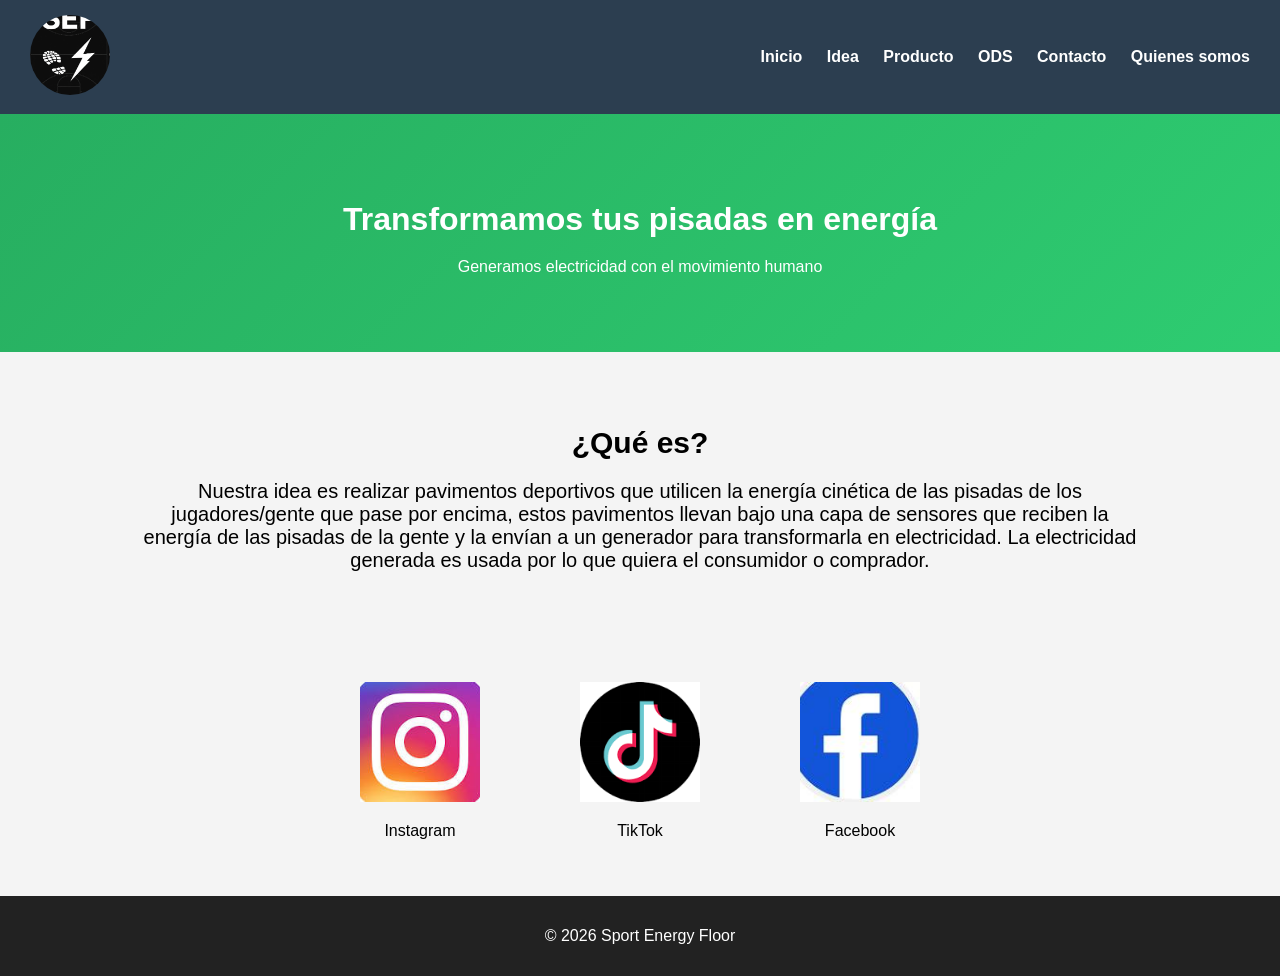
<file: index.html>
<!DOCTYPE html>
<html lang="ca">
<head>
<meta charset="UTF-8">
<title>Sport Energy Floor</title>
<link rel="stylesheet" href="style.css">
</head>

<body>

<header class="header">
  <div class="logo">
    <img src="images/logo.png" alt="Logo">
  </div>

  <nav>
    <a href="index.html">Inicio</a>
    <a href="idea.html">Idea</a>
    <a href="producte.html">Producto</a>
    <a href="ods.html">ODS</a>
    <a href="contacte.html">Contacto</a>
    <a href="quienes somos.html">Quienes somos</a>
  </nav>
</header>


    
   <section class="hero">
  <h1>Transformamos tus pisadas en energía</h1>
  <p>Generamos electricidad con el movimiento humano</p>
</section>

<section class="section">
    <h2>¿Qué es?</h2>
    <p>
     
    <p style="font-size: 20px;">
  Nuestra idea es realizar pavimentos deportivos que utilicen la energía cinética de las pisadas de los jugadores/gente que pase por encima, estos pavimentos llevan bajo una capa de sensores que reciben la energía de las pisadas de la gente y la envían a un generador para transformarla en electricidad. La electricidad generada es usada por lo que quiera el consumidor o comprador.
 </p>
</section>

<div class="redes">
  
  <div class="red">
    <a href="https://www.instagram.com/sportenergyfloors?igsh=d2tkenk0ZG5paW95" target="_blank">
      <img src="images/insta.png" alt="Instagram">
    </a>
    <p>Instagram</p>
  </div>

  <div class="red">
    <a href="https://www.tiktok.com/@alex_152203?_r=1&_t=ZN-95a6yddjzjK" target="_blank">
      <img src="images/tik tok.png" alt="TikTok">
    </a>
    <p>TikTok</p>
  </div>

  <div class="red">
    <a href="https://www.facebook.com/share/1RBkMiEf4d/?mibextid=wwXIfr" target="_blank">
      <img src="images/facebook.png" alt="Facebook">
    </a>
    <p>Facebook</p>
  </div>

</div>
    
    
</section>

<footer>
    <p>© 2026 Sport Energy Floor</p>
</footer>

</body>
</html>
</file>
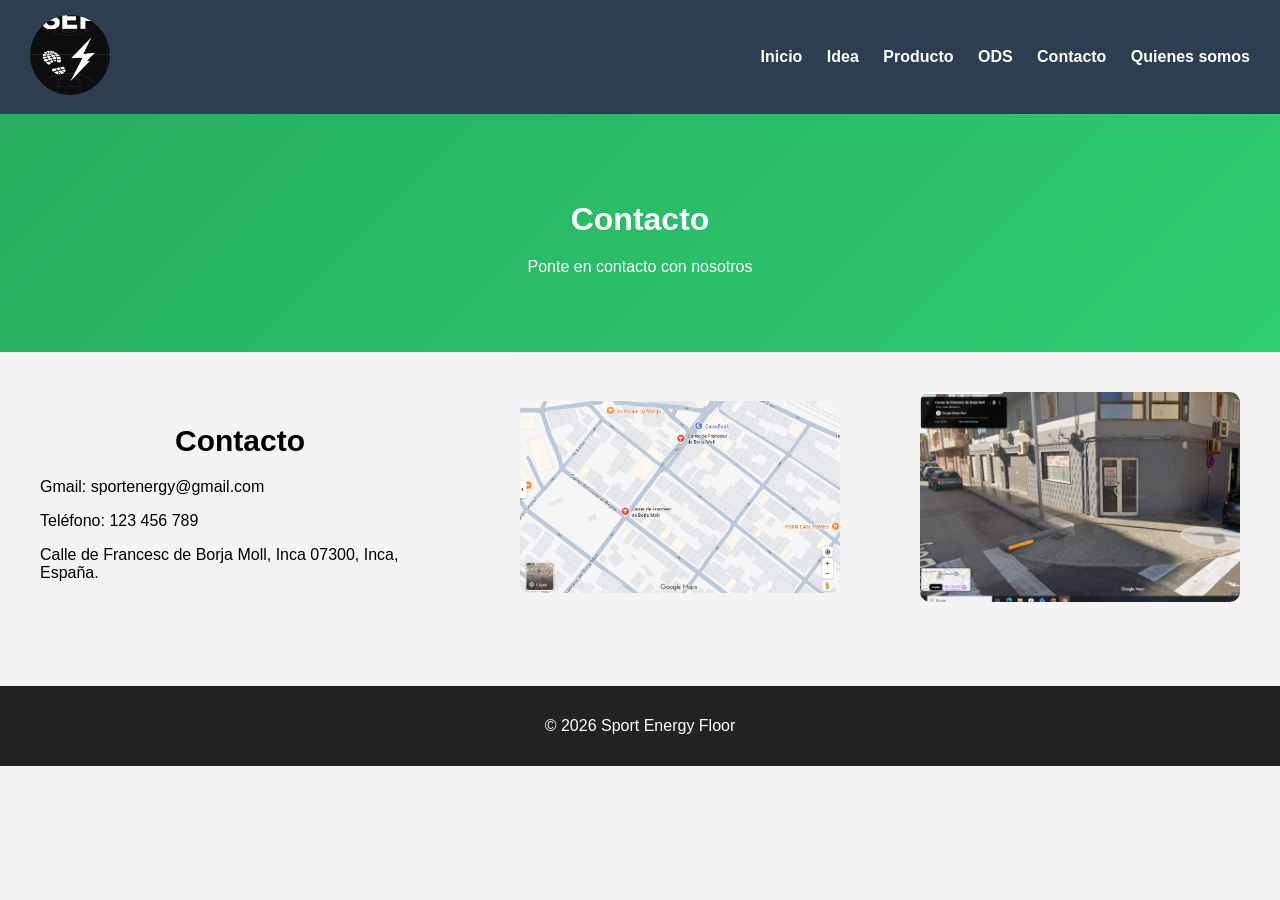
<file: contacte.html>
<!DOCTYPE html>
<html lang="ca">
<head>
<meta charset="UTF-8">
<title>Contacte</title>
<link rel="stylesheet" href="style.css">
</head>

<body>

<header class="header">
  <div class="logo">
    <img src="images/logo.png" alt="Logo">
  </div>

  <nav>
    <a href="index.html">Inicio</a>
    <a href="idea.html">Idea</a>
    <a href="producte.html">Producto</a>
    <a href="ods.html">ODS</a>
    <a href="contacte.html">Contacto</a>
    <a href="quienes somos.html">Quienes somos</a>
  </nav>
</header>
<section class="hero">
    <h1>Contacto</h1>
    <p>Ponte en contacto con nosotros</p>
</section>


<div class="contacto-container">

  <div class="contacto-texto">
    <h2>Contacto</h2>
    <p>Gmail: sportenergy@gmail.com</p>
    <p>Teléfono: 123 456 789</p>
    <p>Calle de Francesc de Borja Moll, Inca 07300, Inca, España.</p>
  </div>

  <div class="contacto-mapa">
    <img src="images/mapa.png" alt="Ubicación">
  </div>
<div class="contacto-mapa">
    <img src="images/casa.png" alt="Ubicación">
  </div>
</div>

<footer>
<p>© 2026 Sport Energy Floor</p>
</footer>

</body>
</html>
</file>
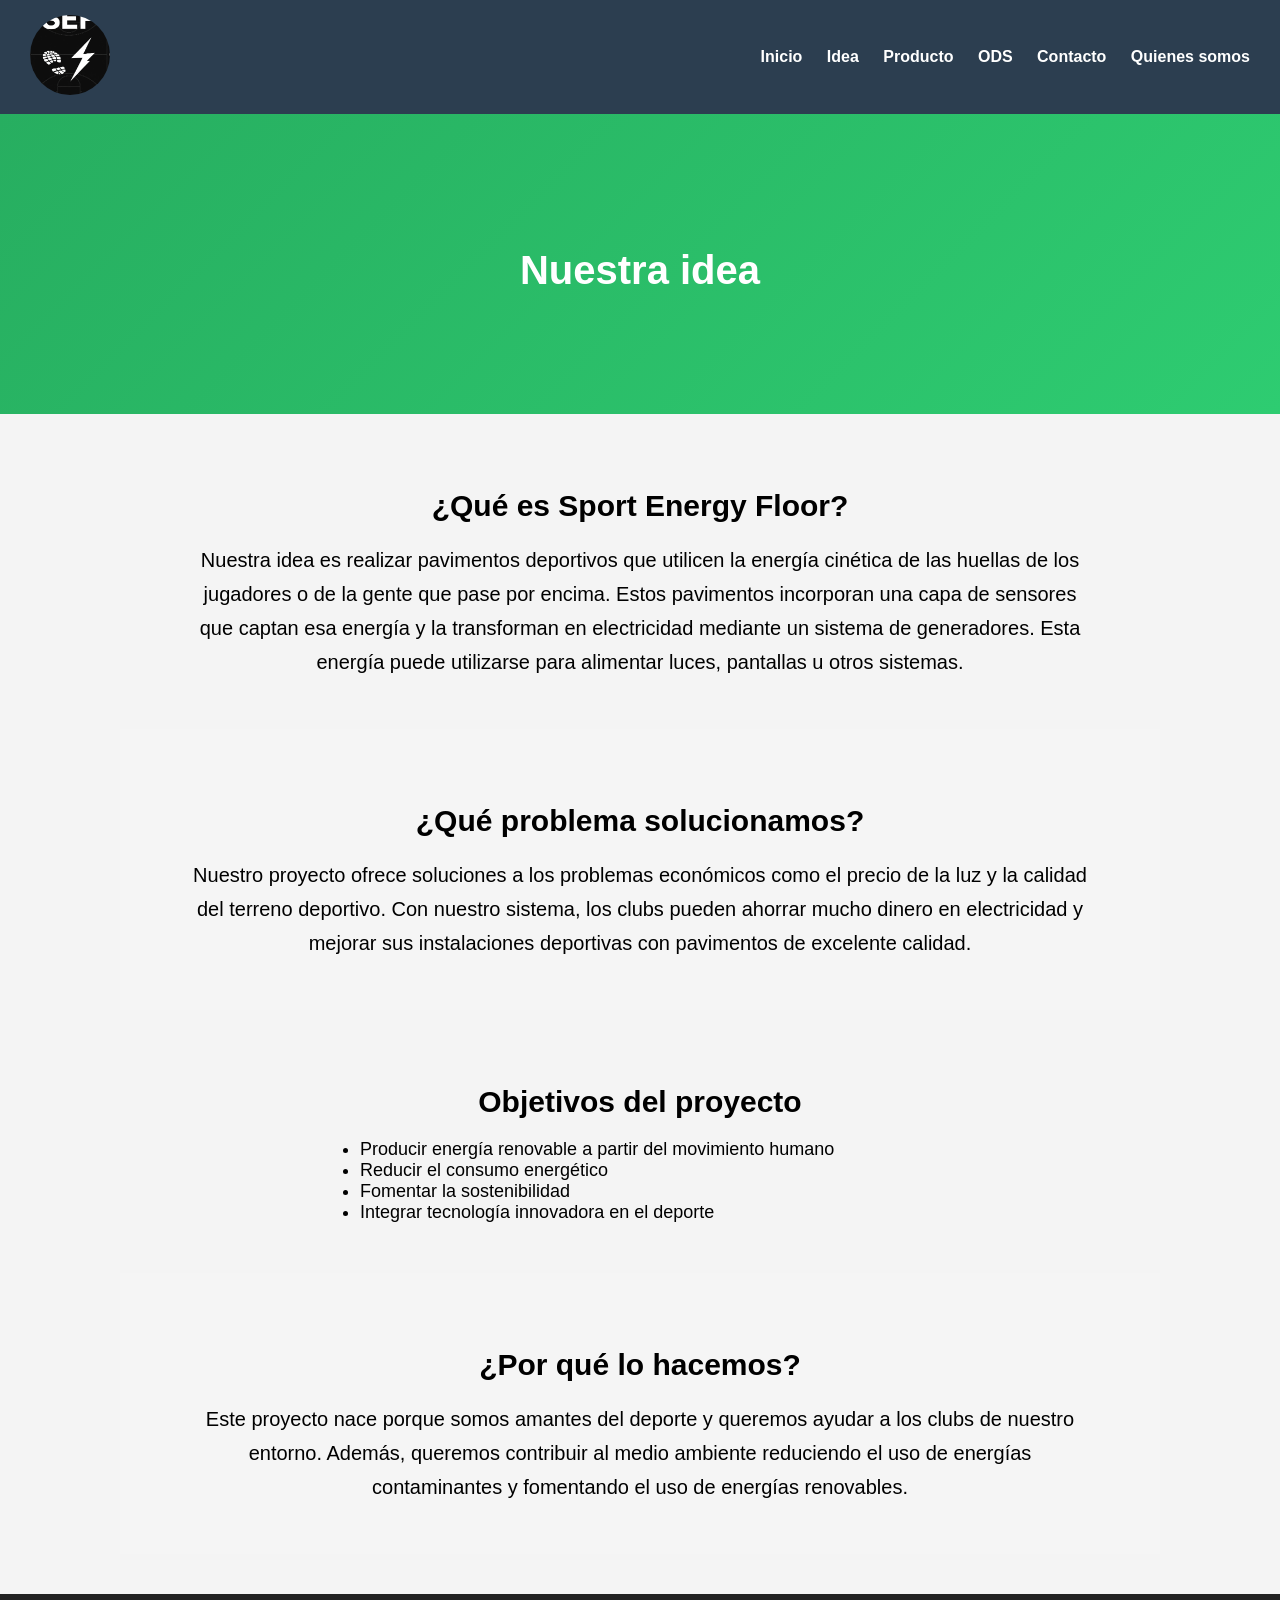
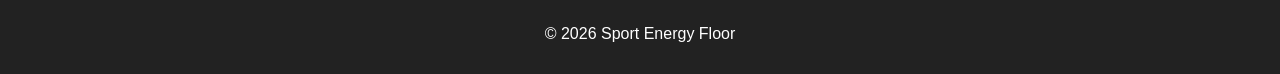
<file: idea.html>
<!DOCTYPE html>
<html lang="ca">
<head>
<meta charset="UTF-8">
<title>Idea - Sport Energy Floor</title>
<link rel="stylesheet" href="style.css">
</head>

<body>

<header class="header">
  <div class="logo">
    <img src="images/logo.png" alt="Logo">
  </div>

  <nav>
    <a href="index.html">Inicio</a>
    <a href="idea.html">Idea</a>
    <a href="producte.html">Producto</a>
    <a href="ods.html">ODS</a>
    <a href="contacte.html">Contacto</a>
    <a href="quienes somos.html">Quienes somos</a>
  </nav>
</header>

<!-- HERO -->
<section class="hero-idea">
    <h1>Nuestra idea</h1>
</section>

<!-- IDEA PRINCIPAL -->
<section class="section">

    <h2>¿Qué es Sport Energy Floor?</h2>

    <p class="texto">
      Nuestra idea es realizar pavimentos deportivos que utilicen la energía cinética de las huellas de los jugadores o de la gente que pase por encima. Estos pavimentos incorporan una capa de sensores que captan esa energía y la transforman en electricidad mediante un sistema de generadores. Esta energía puede utilizarse para alimentar luces, pantallas u otros sistemas.

</section>

<!-- PROBLEMA -->
<section class="section gris">

    <h2>¿Qué problema solucionamos?</h2>

    <p class="texto">
       Nuestro proyecto ofrece soluciones a los problemas económicos como el precio de la luz y la calidad del terreno deportivo. Con nuestro sistema, los clubs pueden ahorrar mucho dinero en electricidad y mejorar sus instalaciones deportivas con pavimentos de excelente calidad.

</section>

<!-- OBJECTIUS -->
<section class="section">

    <h2>Objetivos del proyecto</h2>

    <ul class="lista">
        <li>Producir energía renovable a partir del movimiento humano</li>
        <li>Reducir el consumo energético</li>
        <li>Fomentar la sostenibilidad</li>
        <li>Integrar tecnología innovadora en el deporte</li>
    </ul>

</section>

<!-- MOTIVACIÓ -->
<section class="section gris">

    <h2>¿Por qué lo hacemos?</h2>

    <p class="texto">
        Este proyecto nace porque somos amantes del deporte y queremos ayudar a los clubs de nuestro entorno. Además, queremos contribuir al medio ambiente reduciendo el uso de energías contaminantes y fomentando el uso de energías renovables.
    </p>

</section>

<footer>
    <p>© 2026 Sport Energy Floor</p>
</footer>

</body>
</html>
</file>
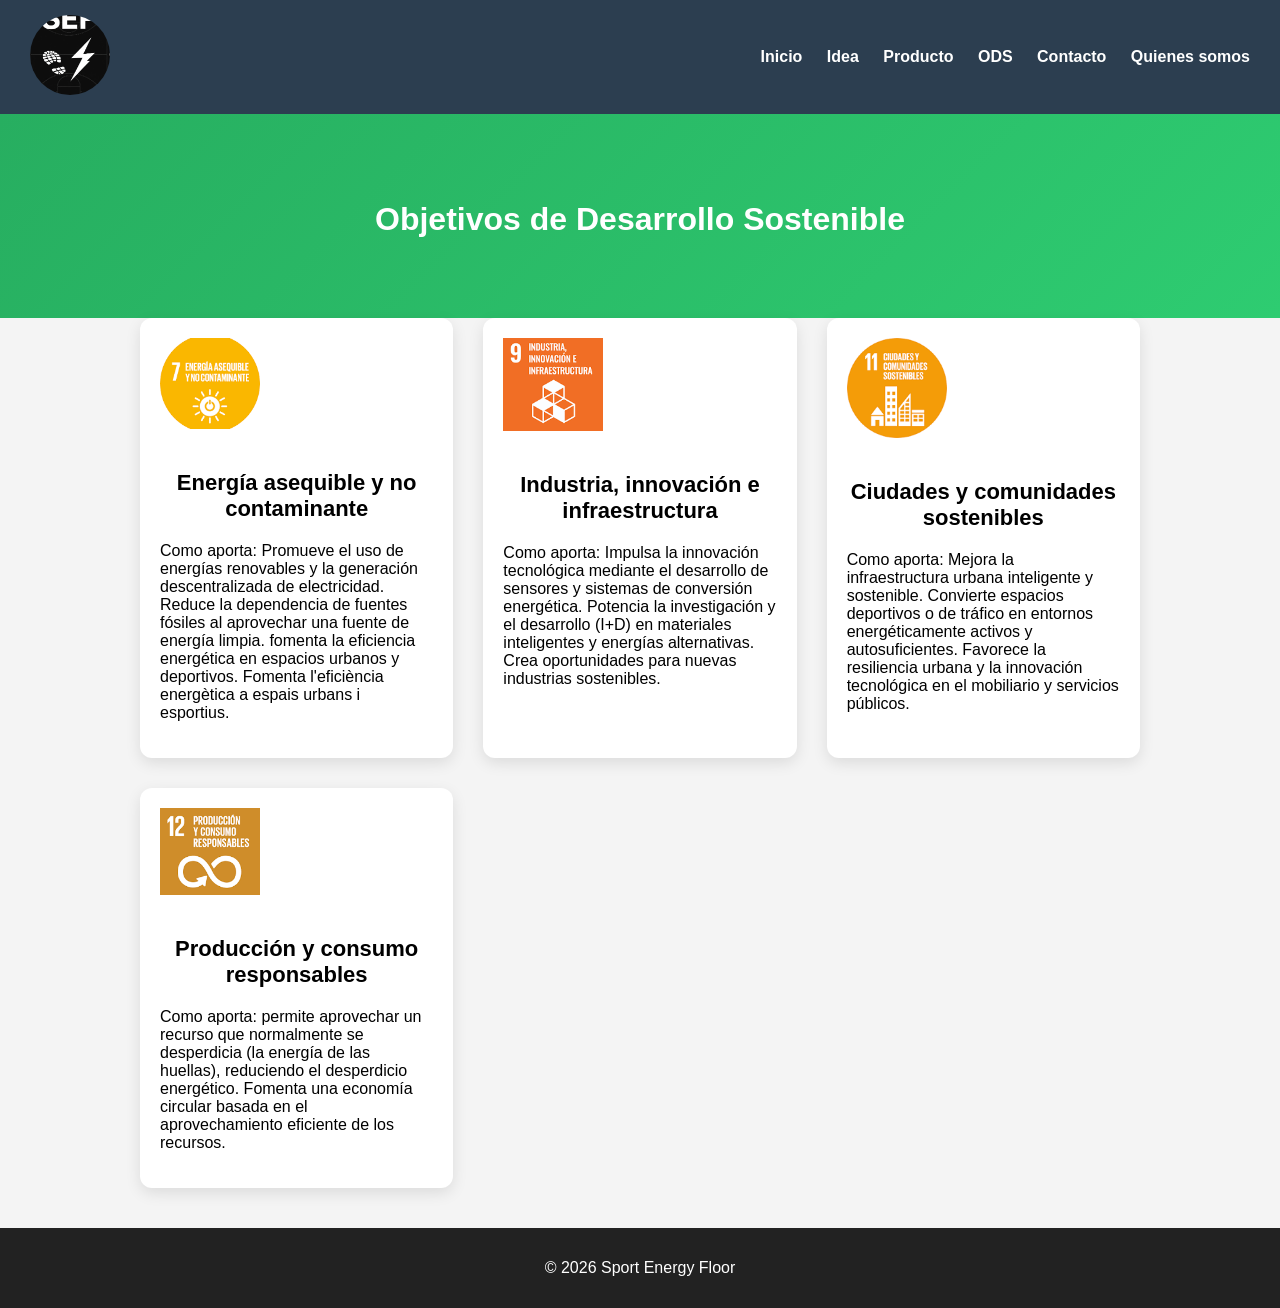
<file: ods.html>
<!DOCTYPE html>
<html lang="ca">
<head>
  <meta charset="UTF-8">
  <title>ODS - Sport Energy Floor</title>
  <link rel="stylesheet" href="style.css">
</head>

<header class="header">
  <div class="logo">
    <img src="images/logo.png" alt="Logo">
  </div>

  <nav>
    <a href="index.html">Inicio</a>
    <a href="idea.html">Idea</a>
    <a href="producte.html">Producto</a>
    <a href="ods.html">ODS</a>
    <a href="contacte.html">Contacto</a>
    <a href="quienes somos.html">Quienes somos</a>
  </nav>
</header>

</header>
<section class="hero">
  <h1>Objetivos de Desarrollo Sostenible</h1>
</section>
<body>



  <div class="ods-container">

    <div class="ods-card">
      <img src="images/ods7.png">
      <h3>Energía asequible y no contaminante
</h3>
      <p>Como aporta:
Promueve el uso de energías renovables y la generación descentralizada de electricidad. Reduce la dependencia de fuentes fósiles al aprovechar una fuente de energía limpia. fomenta la eficiencia energética en espacios urbanos y deportivos.                Fomenta l'eficiència energètica a espais urbans i esportius.

</p>
    </div>

    <div class="ods-card">
      <img src="images/ods9.png">
      <h3>Industria, innovación e infraestructura
</h3>
      <p>Como aporta:
Impulsa la innovación tecnológica mediante el desarrollo de sensores y sistemas de conversión energética. Potencia la investigación y el desarrollo (I+D) en materiales inteligentes y energías alternativas. Crea oportunidades para nuevas industrias sostenibles.
    </div>

    <div class="ods-card">
      <img src="images/ods11.png">
      <h3>Ciudades y comunidades sostenibles
</h3>
      <p>Como aporta:
Mejora la infraestructura urbana inteligente y sostenible. Convierte espacios deportivos o de tráfico en entornos energéticamente activos y autosuficientes. Favorece la resiliencia urbana y la innovación tecnológica en el mobiliario y servicios públicos.

</p>
    </div>

    <div class="ods-card">
      <img src="images/ods12.png">
      <h3>Producción y consumo responsables
</h3>
      <p>Como aporta:
permite aprovechar un recurso que normalmente se desperdicia (la energía de las huellas), reduciendo el desperdicio energético. Fomenta una economía circular basada en el aprovechamiento eficiente de los recursos.

</p>
    </div>

  </div>

   
                    
<footer>
<p>© 2026 Sport Energy Floor</p>
</footer>

</body>
</html>
</file>
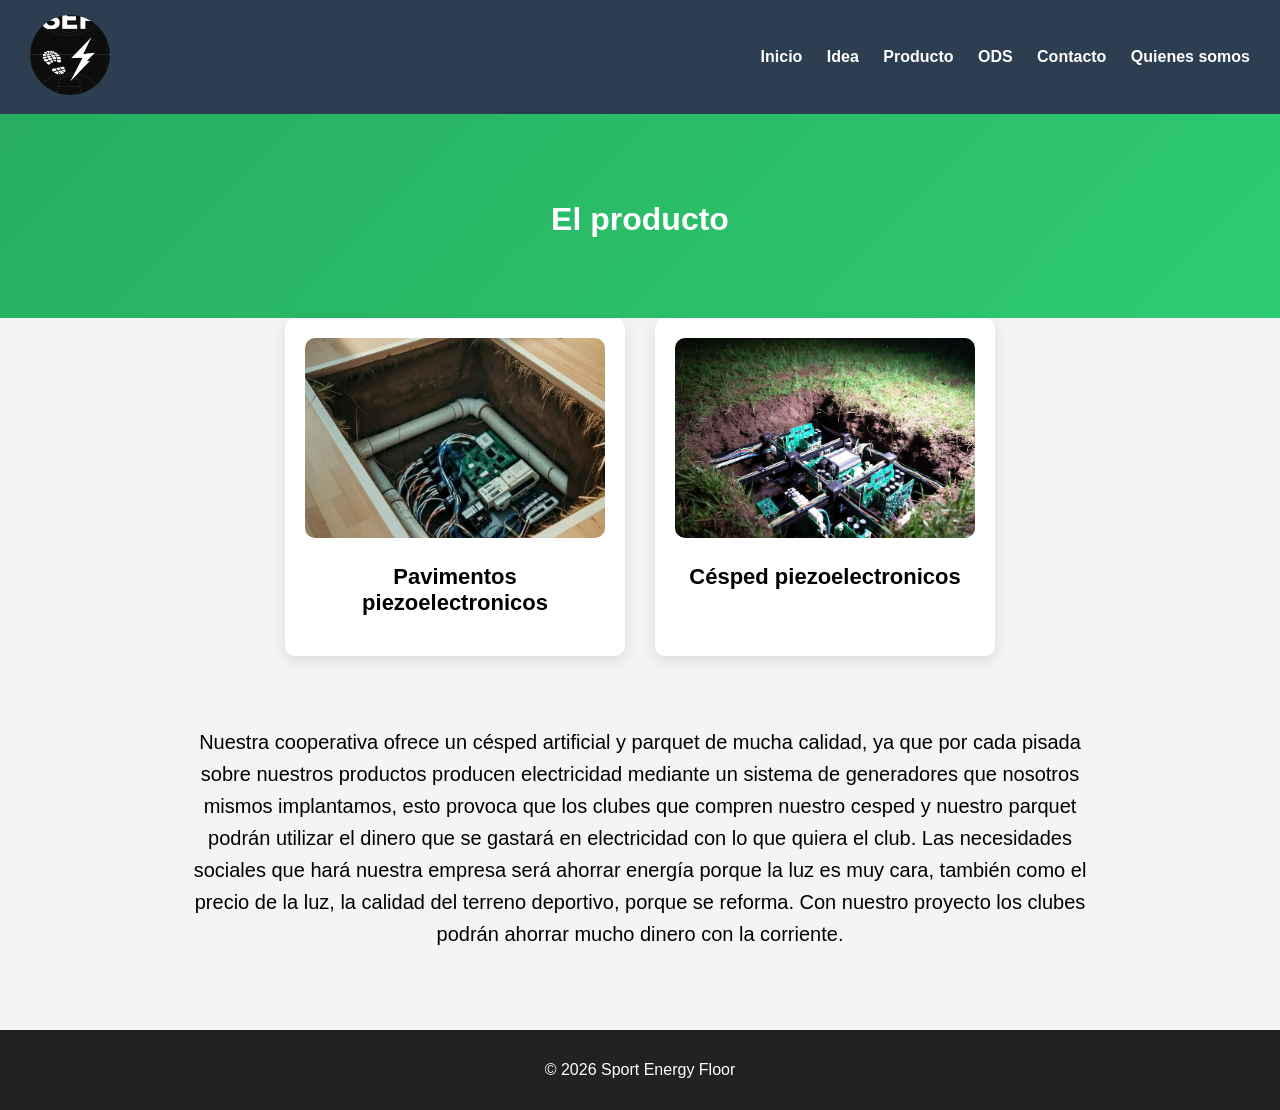
<file: producte.html>
<!DOCTYPE html>
<html lang="ca">
<head>
<meta charset="UTF-8">
<title>Producte</title>
<link rel="stylesheet" href="style.css">
</head>

<body>

<header class="header">
  <div class="logo">
    <img src="images/logo.png" alt="Logo">
  </div>

  <nav>
    <a href="index.html">Inicio</a>
    <a href="idea.html">Idea</a>
    <a href="producte.html">Producto</a>
    <a href="ods.html">ODS</a>
    <a href="contacte.html">Contacto</a>
    <a href="quienes somos.html">Quienes somos</a>
  </nav>
</header>

<section class="hero">
<h1>El producto</h1>
</section>

<section class="cards">

<div class="card">
<img src="images/image copy 2.png">
<h3>Pavimentos piezoelectronicos</h3>
</div>

<div class="card">
<img src="images/image copy.png">
<h3>Césped piezoelectronicos</h3>
</div>


<p class="texto-producto">
Nuestra cooperativa ofrece un césped artificial y parquet de mucha calidad, ya que por cada pisada sobre nuestros productos producen electricidad mediante un sistema de generadores que nosotros mismos implantamos, esto provoca que los clubes que compren nuestro cesped y nuestro parquet podrán utilizar el dinero que se gastará en electricidad con lo que quiera el club.
Las necesidades sociales que hará nuestra empresa será ahorrar energía porque la luz es muy cara, también como el precio de la luz, la calidad del terreno deportivo, porque se reforma. Con nuestro proyecto los clubes podrán ahorrar mucho dinero con la corriente.
</section>

<footer>
<p>© 2026 Sport Energy Floor</p>
</footer>

</body>
</html>
</file>
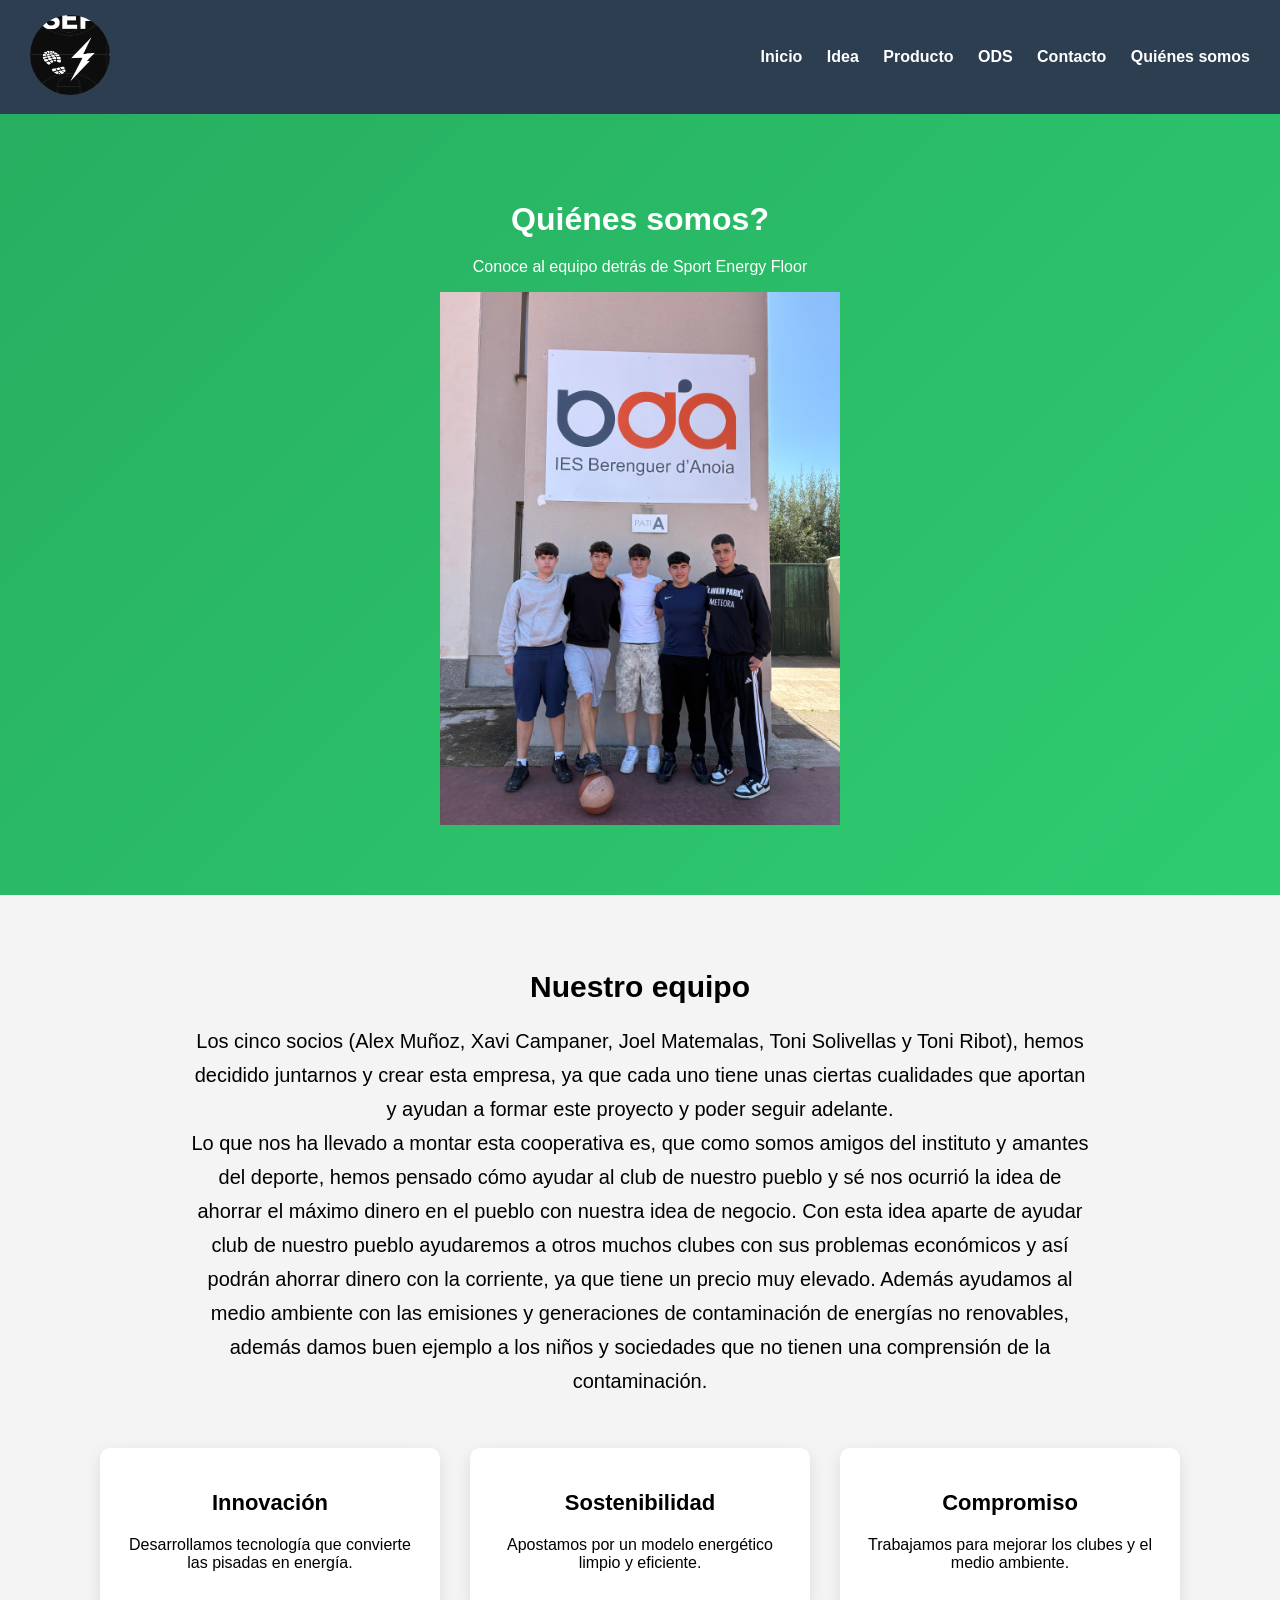
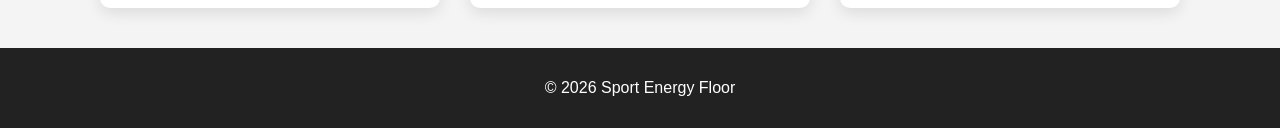
<file: quienes somos.html>
<!DOCTYPE html>
<html lang="es">
<head>
    <meta charset="UTF-8">
    <title>Quiénes somos</title>
    <link rel="stylesheet" href="style.css">
</head>

<body>

<!-- HEADER -->
<header class="header">
  <div class="logo">
    <img src="images/logo.png" alt="Logo">
  </div>

  <nav>
    <a href="index.html">Inicio</a>
    <a href="idea.html">Idea</a>
    <a href="producte.html">Producto</a>
    <a href="ods.html">ODS</a>
    <a href="contacte.html">Contacto</a>
    <a href="quienes somos.html">Quiénes somos</a>
  </nav>
</header>

<!-- HERO -->
<section class="hero">
    <h1>Quiénes somos?</h1>
    <p>Conoce al equipo detrás de Sport Energy Floor</p>

    <!-- FOTO EQUIPO -->
    <img src="images/equipo.jpeg" class="equipo">
</section>

<!-- CONTENIDO -->
<section class="section">

    <h2>Nuestro equipo</h2>

    <p class="texto">
        Los cinco socios (Alex Muñoz, Xavi Campaner, Joel Matemalas, Toni Solivellas y Toni Ribot), hemos decidido juntarnos y crear esta empresa, ya que cada uno tiene unas ciertas cualidades que aportan y ayudan a formar este proyecto y poder seguir adelante.
    </p>

    <p class="texto">
        Lo que nos ha llevado a montar esta cooperativa es, que como somos amigos del instituto y amantes del deporte, hemos pensado cómo ayudar al club de nuestro pueblo y sé nos ocurrió la idea de ahorrar el máximo dinero en el pueblo con nuestra idea de negocio.
Con esta idea aparte de ayudar club de nuestro pueblo ayudaremos a otros muchos clubes con sus problemas económicos y así podrán ahorrar dinero con la corriente, ya que tiene un precio muy elevado.
Además ayudamos al medio ambiente con las emisiones y generaciones de contaminación de energías no renovables, además damos buen ejemplo a los niños y sociedades que no tienen una comprensión de la contaminación.
    </p>

</section>

<!-- TARJETAS -->
<section class="cards">

    <div class="card">
        <h3>Innovación</h3>
        <p>Desarrollamos tecnología que convierte las pisadas en energía.</p>
    </div>

    <div class="card">
        <h3>Sostenibilidad</h3>
        <p>Apostamos por un modelo energético limpio y eficiente.</p>
    </div>

    <div class="card">
        <h3>Compromiso</h3>
        <p>Trabajamos para mejorar los clubes y el medio ambiente.</p>
    </div>

</section>

<!-- FOOTER -->
<footer>
    <p>&copy; 2026 Sport Energy Floor</p>
</footer>

</body>
</html>
</file>
<file: style.css>
body {
    font-family: Arial;
    margin: 0;
    background: #f4f4f4;
}

/* HEADER */
header {
    background: #2c3e50;
    color: white;
    padding: 15px 40px;
    display: flex;
    justify-content: space-between;
    align-items: center;
}

nav a {
    color: white;
    margin-left: 20px;
    text-decoration: none;
    font-weight: bold;
}

nav a:hover {
    color: #2ecc71;
}

/* HERO */
.hero {
    background: linear-gradient(135deg, #27ae60, #2ecc71);
    color: white;
    text-align: center;
    padding: 80px 20px;
}

.hero h1 {
    font-size: 40px;
}

/* CONTENIDO */
.section {
    padding: 40px;
    max-width: 1000px;
    margin: auto;
}

/* CARDS */
.cards {
    display: flex;
    gap: 30px;
    flex-wrap: wrap;
    justify-content: center;
}

.card {
    background: white;
    width: 300px;
    border-radius: 10px;
    box-shadow: 0 5px 15px rgba(0,0,0,0.1);
    padding: 20px;
    text-align: center;
}

.card img {
    width: 100%;
    height: 200px;
    object-fit: cover;
    border-radius: 10px;
}

/* LISTAS */
ul, ol {
    text-align: left;
}

/* FOOTER */
footer {
    background: #222;
    color: white;
    text-align: center;
    padding: 15px;
    margin-top: 40px;
   }
.redes {
  display: flex;
  justify-content: center;
  gap: 100px; /* espacio entre logos */
  margin-top: 40px;
}

.red {
  text-align: center;
}

.red img {
  width: 120px;
  height: 120px;
  object-fit: cover; /* importante */
}

.texto-producto {
  font-size: 20px;
  text-align: center;
  max-width: 900px;
  margin: 40px auto;
  line-height: 1.6;
}


.hero-idea {
  background: linear-gradient(135deg, #27ae60, #2ecc71); /* 🔥 verde */
  
  height: 300px;

  display: flex;
  justify-content: center;
  align-items: center;

  color: white;
  font-size: 40px;
}

.section {
  padding: 50px 20px;
  text-align: center;
}

.gris {
  background: #f5f5f5;
}

.texto {
  font-size: 20px;
  line-height: 1.7;
  max-width: 900px;
  margin: auto;
}

.lista {
  max-width: 600px;
  margin: auto;
  text-align: left;
  font-size: 18px;
}

.ods {
  background-color: #f5f5f5;
  padding: 60px 20px;
  text-align: center;
}

.ods h2 {
  font-size: 30px;
  margin-bottom: 40px;
}

.ods-container {
  display: grid;
  grid-template-columns: repeat(3, 1fr);
  gap: 30px;
  max-width: 1000px;
  margin: auto;
}

.ods-card {
  background: white;
  padding: 20px;
  border-radius: 12px;
  box-shadow: 0px 5px 15px rgba(0,0,0,0.1);
}

.ods-card img {
  width: 100px;
  margin-bottom: 15px;
}

/* HEADER */
.header {
  display: flex;
  justify-content: space-between;
  align-items: center;
  background-color: #2c3e50;
  padding: 15px 30px;
  color: white;
}

.header a {
  color: white;
  margin-left: 20px;
  text-decoration: none;
}

/* HERO VERDE */
.hero {
  background-color: #2ecc71;
  color: white;
  text-align: center;
  padding: 60px 20px;
}

.hero h1 {
  font-size: 32px;
}

.logo img {
  width: 50px;
  height: 50px;
  border-radius: 50%; /* 🔥 hace el círculo */
  object-fit: cover;  /* para que no se deforme */
}
.logo img {
  width: 80px;   /* 🔥 más grande */
  height: 80px;
  border-radius: 50%;
  object-fit: cover;
}


h1, h2, h3 {
    text-align: center;
    font-weight: bold;
    margin-bottom: 20px;
}


h1 {
    font-size: 40px;
}

h2 {
    font-size: 30px;
}

h3 {
    font-size: 22px;
}

footer {
    background-color: #222;
    color: white;
    text-align: center;
    padding: 15px;
    margin-top: 40px;
}


.equipo {
    display: block;
    margin: 10px auto;
    width: 400px;   /* 🔥 mucho más pequeña */
}

.red img:hover {
    transform: scale(1.1);
    transition: 0.3s;
}

.contacto-container {
    display: flex;
    justify-content: space-between;
    align-items: center;
    padding: 40px;
}

.contacto-texto {
    width: 50%;
}

.contacto-mapa {
    width: 50%;
    text-align: right;
}

.contacto-mapa img {
    width: 80%;
    border-radius: 10px;
}
</file>
